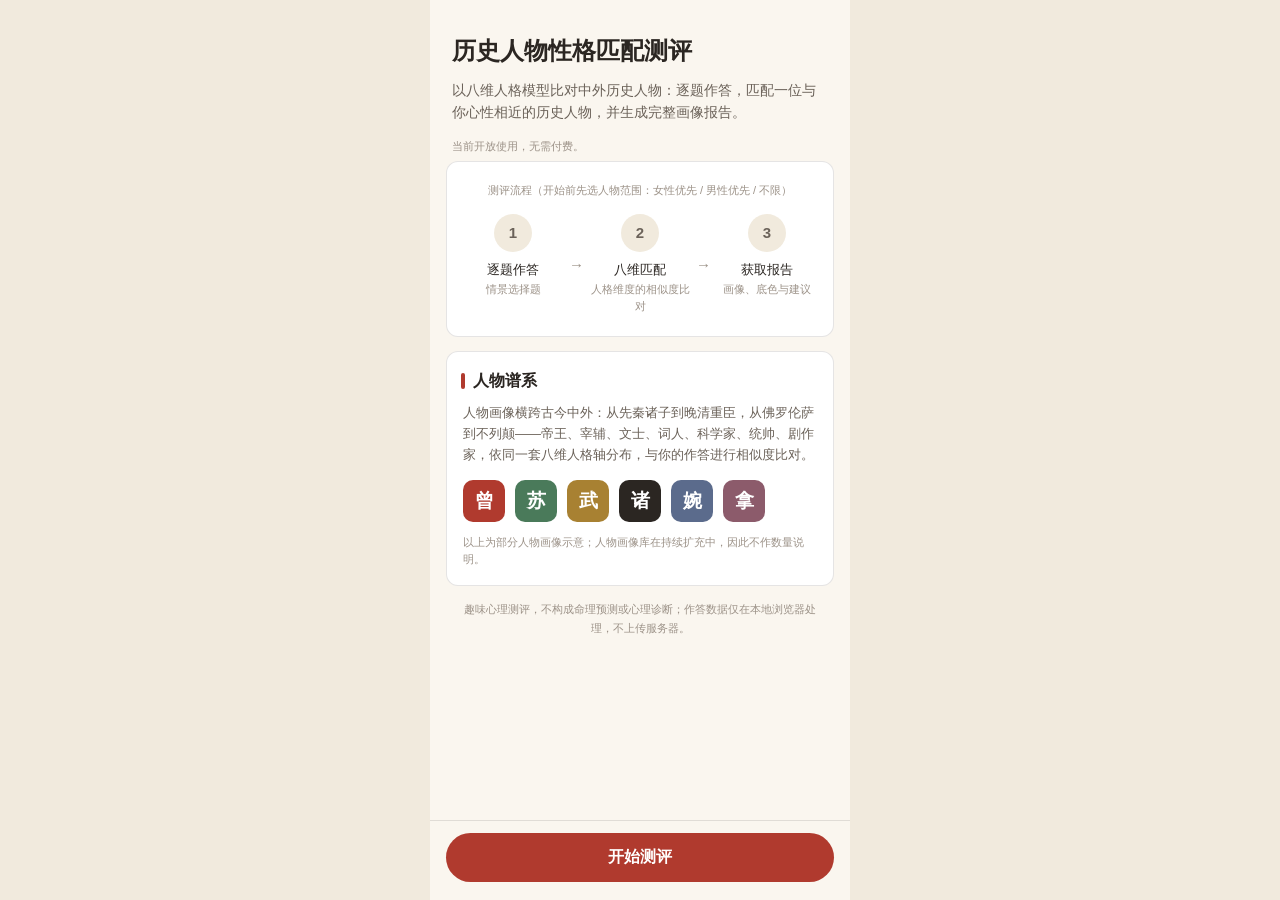
<file: index.html>
<!DOCTYPE html>
<html lang="zh-CN">
<head>
<meta charset="UTF-8">
<meta name="viewport" content="width=device-width, initial-scale=1.0">
<title>你最像哪个历史人物</title>
<link rel="icon" type="image/svg+xml" href="assets/favicon.svg">
<meta name="description" content="历史人物性格匹配测评：八维人格模型 × 中外历史人物，测出与你心性最相近的那一位。">
<meta property="og:type" content="website">
<meta property="og:site_name" content="历史人物测验">
<meta property="og:title" content="你最像哪个历史人物？">
<meta property="og:description" content="八维人格模型 × 中外历史人物，测出与你心性最相近的那一位，还能生成专属分享卡片。">
<meta property="og:image" content="https://history-persona-quiz.pages.dev/assets/og-cover.png">
<meta property="og:url" content="https://history-persona-quiz.pages.dev/">
<link rel="canonical" href="https://history-persona-quiz.pages.dev/">
<meta name="twitter:card" content="summary_large_image">
<meta name="twitter:title" content="你最像哪个历史人物？">
<meta name="twitter:description" content="八维人格模型 × 中外历史人物，测出与你心性最相近的那一位。">
<meta name="twitter:image" content="https://history-persona-quiz.pages.dev/assets/og-cover.png">
<link rel="manifest" href="/manifest.webmanifest">
<link rel="apple-touch-icon" href="assets/icon-192.png">
<meta name="theme-color" content="#8a2f2b">
<script src="assets/pwa.js" defer></script>
<script>location.replace('pages/landing.html');</script>
</head>
<body>
<p style="text-align:center;padding:40px;">正在进入…</p>
</body>
</html>
</file>
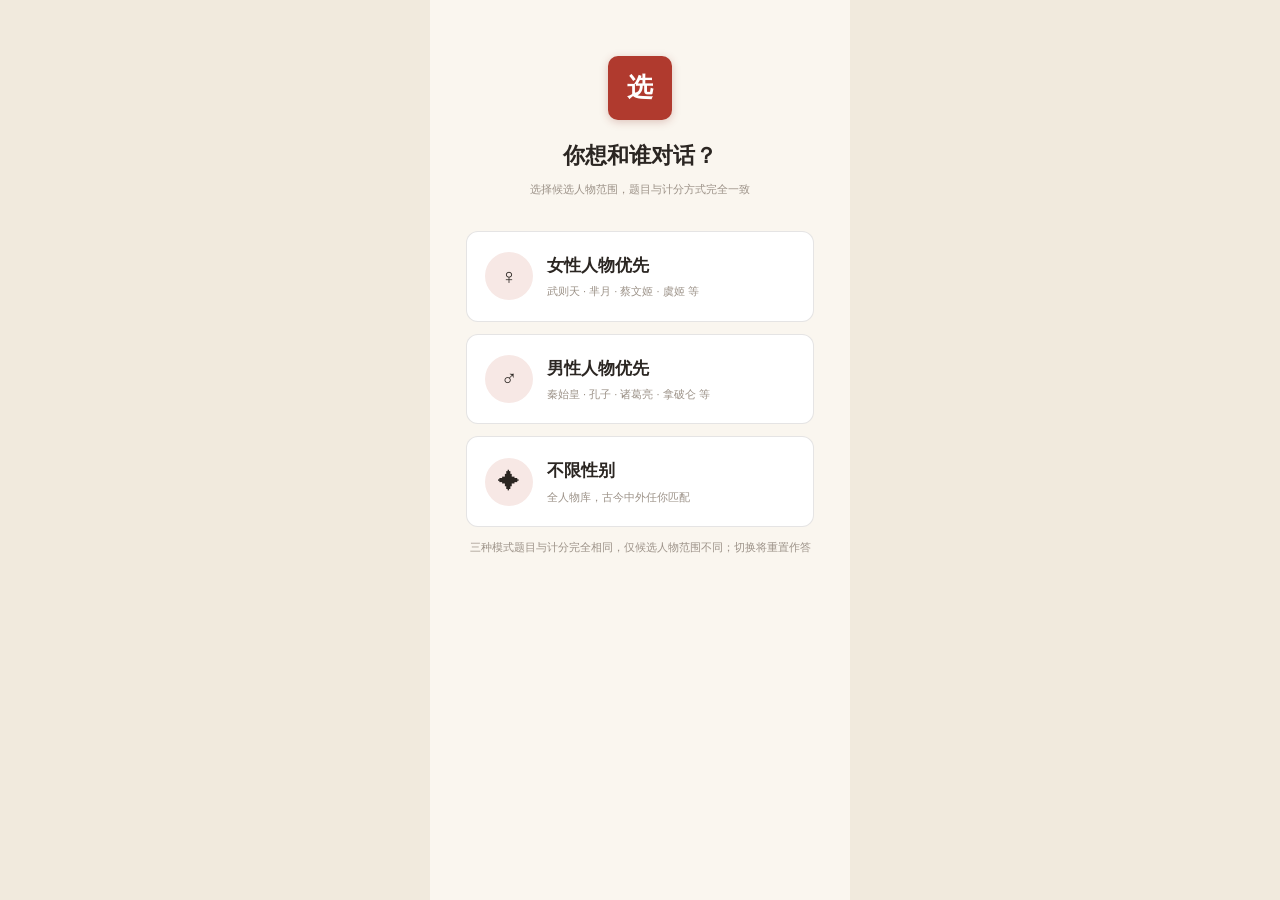
<file: pages/gender.html>
<!DOCTYPE html>
<html lang="zh-CN">
<head>
<meta charset="UTF-8">
<meta name="viewport" content="width=device-width, initial-scale=1.0">
<title>选择人物范围</title>
<link rel="stylesheet" href="../css/common.css">
<link rel="icon" type="image/svg+xml" href="../assets/favicon.svg">
<link rel="manifest" href="/manifest.webmanifest">
<link rel="apple-touch-icon" href="../assets/icon-192.png">
<meta name="theme-color" content="#8a2f2b">
<meta name="description" content="女性优先 / 男性优先 / 不限，中外历史人物任你挑。">
<meta property="og:type" content="website">
<meta property="og:site_name" content="历史人物测验">
<meta property="og:title" content="选择人物范围 · 历史人物测验">
<meta property="og:description" content="女性优先 / 男性优先 / 不限，中外历史人物任你挑。">
<meta property="og:image" content="https://history-persona-quiz.pages.dev/assets/og-cover.png">
<meta property="og:image:width" content="1200">
<meta property="og:image:height" content="630">
<meta property="og:url" content="https://history-persona-quiz.pages.dev/pages/gender.html">
<meta name="twitter:card" content="summary_large_image">
<meta name="twitter:title" content="选择人物范围 · 历史人物测验">
<meta name="twitter:description" content="女性优先 / 男性优先 / 不限，中外历史人物任你挑。">
<meta name="twitter:image" content="https://history-persona-quiz.pages.dev/assets/og-cover.png">
<link rel="canonical" href="https://history-persona-quiz.pages.dev/pages/gender.html">
<script src="../assets/pwa.js" defer></script>
</head>
<body>
<div class="phone">
  <div class="fade-in" style="padding:56px 24px 24px;text-align:center;">
    <div class="seal" style="width:64px;height:64px;font-size:26px;margin:0 auto 18px;">选</div>
    <h1 style="margin:0 0 8px;font-size:22px;">你想和谁对话？</h1>
    <p class="tiny" style="margin:0;">选择候选人物范围，题目与计分方式完全一致</p>
  </div>

  <div class="fade-in" style="padding:8px 20px;">
    <div class="card" style="padding:20px 18px;margin-bottom:12px;cursor:pointer;" onclick="choose('女')">
      <div style="display:flex;align-items:center;gap:14px;">
        <div style="width:48px;height:48px;border-radius:50%;background:var(--primary-soft);display:flex;align-items:center;justify-content:center;font-size:22px;">♀</div>
        <div>
          <div style="font-size:17px;font-weight:600;">女性人物优先</div>
          <p class="tiny" style="margin:4px 0 0;">武则天 · 芈月 · 蔡文姬 · 虞姬 等</p>
        </div>
      </div>
    </div>
    <div class="card" style="padding:20px 18px;margin-bottom:12px;cursor:pointer;" onclick="choose('男')">
      <div style="display:flex;align-items:center;gap:14px;">
        <div style="width:48px;height:48px;border-radius:50%;background:var(--primary-soft);display:flex;align-items:center;justify-content:center;font-size:22px;">♂</div>
        <div>
          <div style="font-size:17px;font-weight:600;">男性人物优先</div>
          <p class="tiny" style="margin:4px 0 0;">秦始皇 · 孔子 · 诸葛亮 · 拿破仑 等</p>
        </div>
      </div>
    </div>
    <div class="card" style="padding:20px 18px;margin-bottom:12px;cursor:pointer;" onclick="choose(null)">
      <div style="display:flex;align-items:center;gap:14px;">
        <div style="width:48px;height:48px;border-radius:50%;background:var(--primary-soft);display:flex;align-items:center;justify-content:center;font-size:22px;">✦</div>
        <div>
          <div style="font-size:17px;font-weight:600;">不限性别</div>
          <p class="tiny" style="margin:4px 0 0;">全人物库，古今中外任你匹配</p>
        </div>
      </div>
    </div>
    <p class="tiny" style="text-align:center;margin-top:12px;">三种模式题目与计分完全相同，仅候选人物范围不同；切换将重置作答</p>
  </div>
</div>
<script src="../js/core.js"></script>
<script>
Store.load();
function choose(g) {
  Store.setGender(g);
  go('quiz.html');
}
</script>
</body>
</html>
</file>
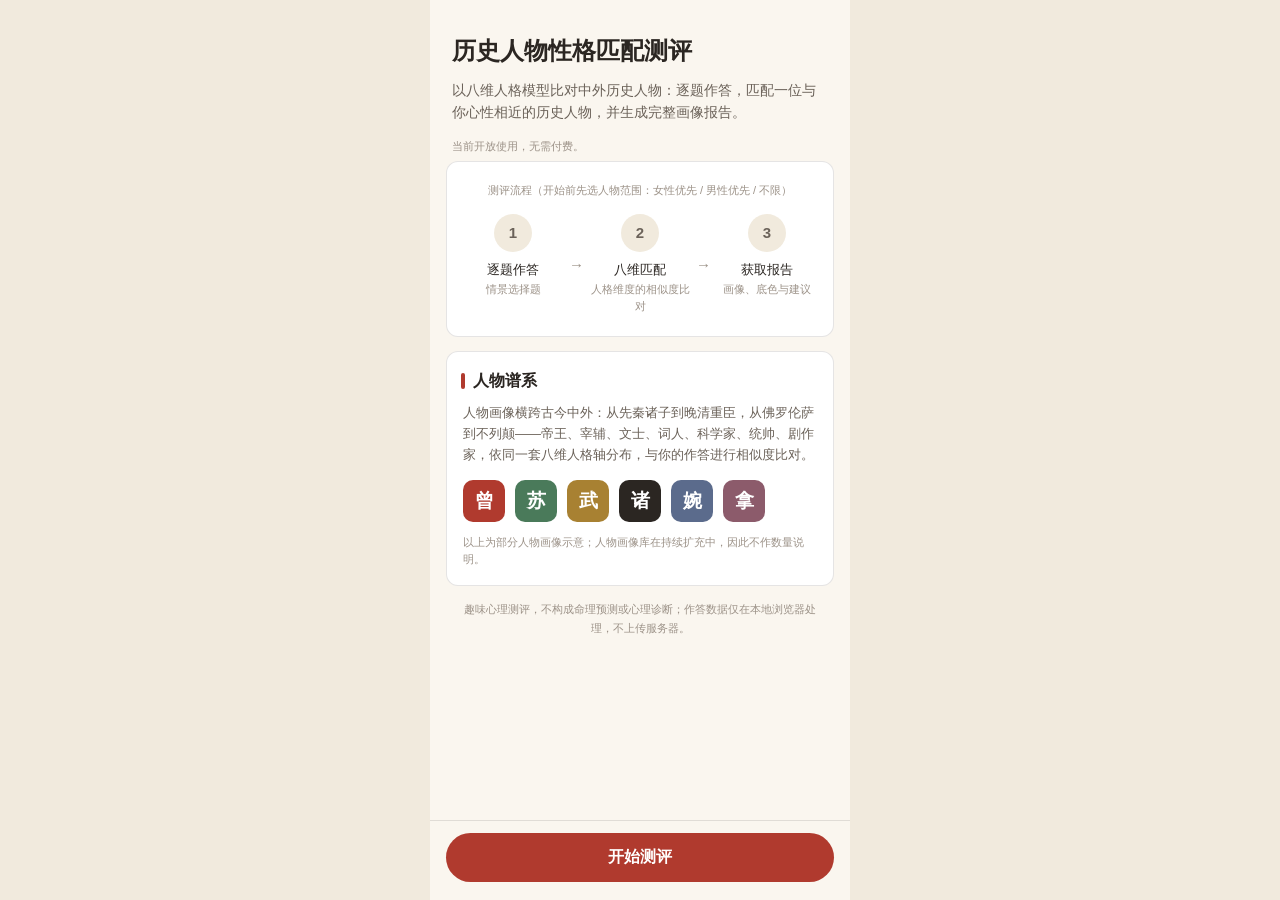
<file: pages/landing.html>
<!DOCTYPE html>
<html lang="zh-CN">
<head>
<meta charset="UTF-8">
<meta name="viewport" content="width=device-width, initial-scale=1.0, user-scalable=no">
<title>历史人物性格匹配测评</title>
<link rel="stylesheet" href="../css/common.css">
<link rel="icon" type="image/svg+xml" href="../assets/favicon.svg">
<link rel="manifest" href="/manifest.webmanifest">
<link rel="apple-touch-icon" href="../assets/icon-192.png">
<meta name="theme-color" content="#8a2f2b">
<meta name="description" content="古风情景题 × 八维人格模型 × 中外历史人物，测出与你心性最相近的那一位，并可生成专属分享卡片。">
<meta property="og:type" content="website">
<meta property="og:site_name" content="历史人物测验">
<meta property="og:title" content="你最像哪个历史人物 · 历史人物测验">
<meta property="og:description" content="古风情景题 × 八维人格模型 × 中外历史人物，测出与你心性最相近的那一位，并可生成专属分享卡片。">
<meta property="og:image" content="https://history-persona-quiz.pages.dev/assets/og-cover.png">
<meta property="og:image:width" content="1200">
<meta property="og:image:height" content="630">
<meta property="og:url" content="https://history-persona-quiz.pages.dev/pages/landing.html">
<meta name="twitter:card" content="summary_large_image">
<meta name="twitter:title" content="你最像哪个历史人物 · 历史人物测验">
<meta name="twitter:description" content="古风情景题 × 八维人格模型 × 中外历史人物，测出与你心性最相近的那一位，并可生成专属分享卡片。">
<meta name="twitter:image" content="https://history-persona-quiz.pages.dev/assets/og-cover.png">
<link rel="canonical" href="https://history-persona-quiz.pages.dev/pages/landing.html">
<script src="../assets/pwa.js" defer></script>
</head>
<body>
<div class="phone">

  <div style="padding:34px 22px 6px;" class="fade-in">
    <h1 style="font-size:24px;line-height:1.45;margin:0 0 10px;">历史人物性格匹配测评</h1>
    <p class="muted" style="font-size:14px;">以八维人格模型比对中外历史人物：逐题作答，匹配一位与你心性相近的历史人物，并生成完整画像报告。</p>
    <p class="tiny" style="margin-top:14px;">当前开放使用，无需付费。</p>
  </div>

  <div class="card fade-in" style="text-align:center;padding:20px 16px;">
    <p class="tiny" style="margin-bottom:14px;">测评流程（开始前先选人物范围：女性优先 / 男性优先 / 不限）</p>
    <div style="display:flex;justify-content:space-between;gap:6px;">
      <div style="flex:1;">
        <div style="width:38px;height:38px;border-radius:50%;background:var(--bg-deep);color:var(--ink2);display:flex;align-items:center;justify-content:center;font-weight:600;margin:0 auto 8px;">1</div>
        <p style="font-size:13px;font-weight:500;">逐题作答</p>
        <p class="tiny">情景选择题</p>
      </div>
      <div style="align-self:center;color:var(--ink3);">→</div>
      <div style="flex:1;">
        <div style="width:38px;height:38px;border-radius:50%;background:var(--bg-deep);color:var(--ink2);display:flex;align-items:center;justify-content:center;font-weight:600;margin:0 auto 8px;">2</div>
        <p style="font-size:13px;font-weight:500;">八维匹配</p>
        <p class="tiny">人格维度的相似度比对</p>
      </div>
      <div style="align-self:center;color:var(--ink3);">→</div>
      <div style="flex:1;">
        <div style="width:38px;height:38px;border-radius:50%;background:var(--bg-deep);color:var(--ink2);display:flex;align-items:center;justify-content:center;font-weight:600;margin:0 auto 8px;">3</div>
        <p style="font-size:13px;font-weight:500;">获取报告</p>
        <p class="tiny">画像、底色与建议</p>
      </div>
    </div>
  </div>

  <div class="card fade-in">
    <p class="section-title" style="margin:0 0 10px -2px;">人物谱系</p>
    <p class="muted" style="font-size:13px;">人物画像横跨古今中外：从先秦诸子到晚清重臣，从佛罗伦萨到不列颠——帝王、宰辅、文士、词人、科学家、统帅、剧作家，依同一套八维人格轴分布，与你的作答进行相似度比对。</p>
    <div style="display:flex;flex-wrap:wrap;gap:10px;margin-top:14px;">
      <span class="seal" style="width:42px;height:42px;font-size:19px;box-shadow:none;">曾</span>
      <span class="seal" style="width:42px;height:42px;font-size:19px;background:#4A7A5A;box-shadow:none;">苏</span>
      <span class="seal" style="width:42px;height:42px;font-size:19px;background:#A88132;box-shadow:none;">武</span>
      <span class="seal" style="width:42px;height:42px;font-size:19px;background:#2B2622;box-shadow:none;">诸</span>
      <span class="seal" style="width:42px;height:42px;font-size:19px;background:#5B6B8C;box-shadow:none;">婉</span>
      <span class="seal" style="width:42px;height:42px;font-size:19px;background:#8C5B6B;box-shadow:none;">拿</span>
    </div>
    <p class="tiny" style="margin-top:12px;">以上为部分人物画像示意；人物画像库在持续扩充中，因此不作数量说明。</p>
  </div>

  <p class="tiny" style="text-align:center;padding:0 24px 6px;line-height:1.7;">
    趣味心理测评，不构成命理预测或心理诊断；作答数据仅在本地浏览器处理，不上传服务器。
  </p>

  <div class="bottom-bar">
    <button class="btn-primary" onclick="startQuiz()">开始测评</button>
    <p class="tiny" style="text-align:center;margin-top:6px;" id="resume-hint"></p>
  </div>

</div>
<script src="../js/core.js"></script>
<script>
Store.load();
if (Object.keys(Store.data.answers).length >= QUESTIONS.length && Store.data.completed) {
  document.getElementById('resume-hint').textContent =
    '检测到上次作答记录，重新开始将覆盖原有作答';
}
function startQuiz() {
  go('gender.html');
}
</script>
</body>
</html>
</file>
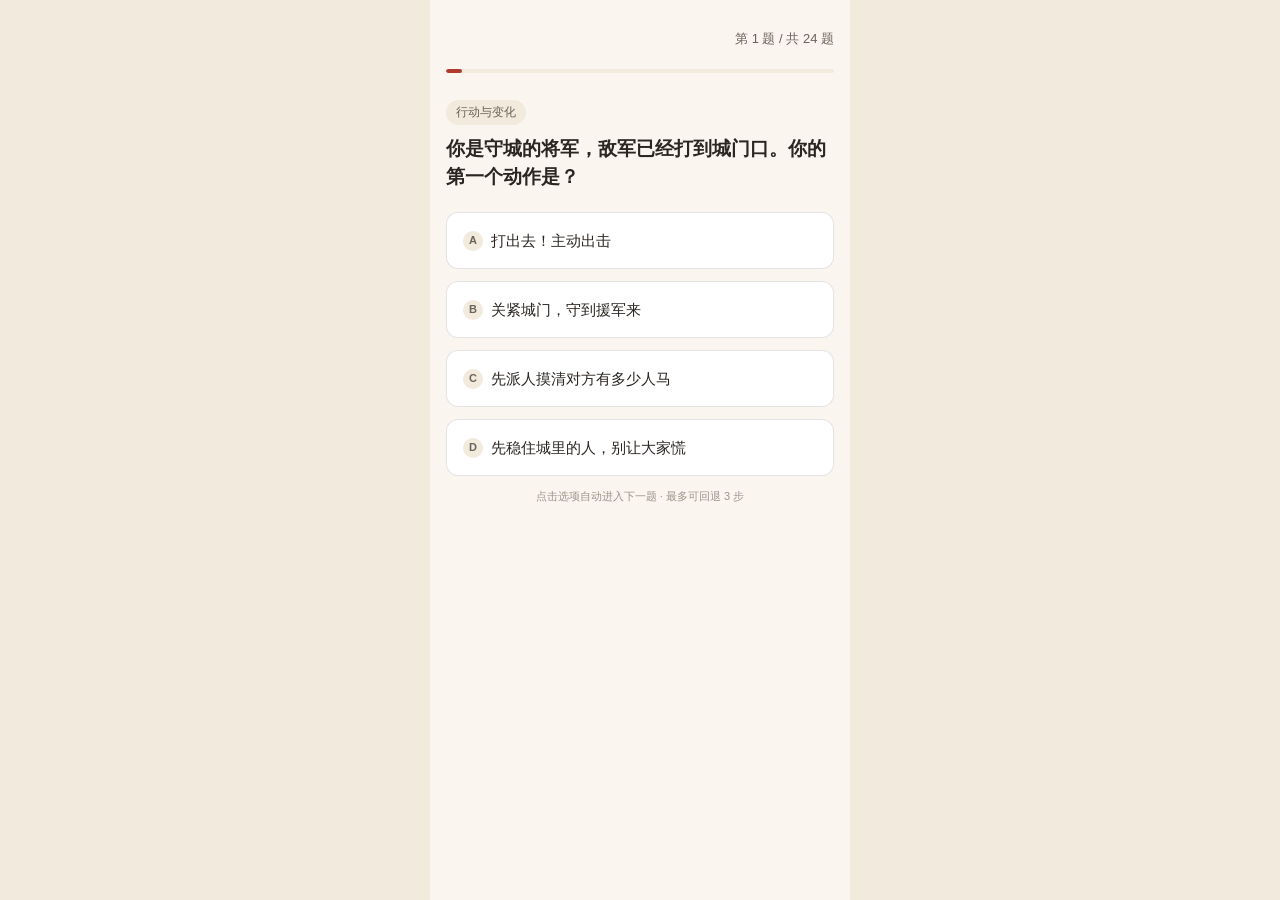
<file: pages/quiz.html>
<!DOCTYPE html>
<html lang="zh-CN">
<head>
<meta charset="UTF-8">
<meta name="viewport" content="width=device-width, initial-scale=1.0, user-scalable=no">
<title>历史人物测验</title>
<link rel="stylesheet" href="../css/common.css">
<link rel="icon" type="image/svg+xml" href="../assets/favicon.svg">
<link rel="manifest" href="/manifest.webmanifest">
<link rel="apple-touch-icon" href="../assets/icon-192.png">
<meta name="theme-color" content="#8a2f2b">
<meta name="description" content="古风情景题逐题作答即可，无需注册，答题记录只保存在你自己的设备上。">
<meta property="og:type" content="website">
<meta property="og:site_name" content="历史人物测验">
<meta property="og:title" content="正在测评 · 历史人物测验">
<meta property="og:description" content="古风情景题逐题作答即可，无需注册，答题记录只保存在你自己的设备上。">
<meta property="og:image" content="https://history-persona-quiz.pages.dev/assets/og-cover.png">
<meta property="og:image:width" content="1200">
<meta property="og:image:height" content="630">
<meta property="og:url" content="https://history-persona-quiz.pages.dev/pages/quiz.html">
<meta name="twitter:card" content="summary_large_image">
<meta name="twitter:title" content="正在测评 · 历史人物测验">
<meta name="twitter:description" content="古风情景题逐题作答即可，无需注册，答题记录只保存在你自己的设备上。">
<meta name="twitter:image" content="https://history-persona-quiz.pages.dev/assets/og-cover.png">
<link rel="canonical" href="https://history-persona-quiz.pages.dev/pages/quiz.html">
<script src="../assets/pwa.js" defer></script>
<style>
  /* 答题页无固定底栏，收回为底栏预留的留白 */
  .phone { padding-bottom: 32px; }
</style>
</head>
<body>
<div class="phone">
  <div style="padding:20px 16px 10px;display:flex;align-items:center;justify-content:space-between;">
    <span class="btn-ghost" id="btn-back" onclick="goBack()" style="visibility:hidden;">← 上一题</span>
    <span style="font-size:13px;color:var(--ink2);" id="progress-label">第 1 题 / 共 24 题</span>
  </div>
  <div class="progress-wrap"><div class="progress-bar" id="progress-bar" style="width:4%;"></div></div>
  <div id="quiz-body" style="padding-top:26px;"></div>
</div>
<script src="../js/core.js"></script>
<script>
Store.load();
if (Object.keys(Store.data.answers).length === 0) {
  Store.data.stats.started = (Store.data.stats.started || 0) + 1;
  Store.save();
}
let cur = 0;
let backCount = 0; /* 连续回退计数，PRD：最多回退 3 步 */
for (let i = 0; i < QUESTIONS.length; i++) {
  if (Store.data.answers[i] === undefined) { cur = i; break; }
}

function render() {
  const q = QUESTIONS[cur];
  const picked = Store.data.answers[cur];
  const pct = Math.round(((cur + 1) / QUESTIONS.length) * 100);
  document.getElementById('progress-bar').style.width = Math.max(4, pct) + '%';
  document.getElementById('progress-label').textContent = '第 ' + (cur + 1) + ' 题 / 共 ' + QUESTIONS.length + ' 题';
  const letters = ['A', 'B', 'C', 'D'];
  const canBack = cur > 0 && backCount < 3;
  document.getElementById('btn-back').style.visibility = canBack ? 'visible' : 'hidden';
  document.getElementById('quiz-body').innerHTML =
    '<div style="margin:0 16px 10px;"><span class="chip chip-gray">' + q.cat + '</span></div>' +
    '<h2 style="margin:0 16px 20px;font-size:19px;line-height:1.5;">' + q.q + '</h2>' +
    q.o.map((opt, i) =>
      '<div class="card" style="margin:0 16px 12px;padding:15px 16px;cursor:pointer;' +
      (picked === i ? 'border:1.5px solid var(--primary);background:var(--primary-soft);' : '') +
      '" onclick="pick(' + i + ')">' +
      '<span style="display:inline-flex;width:20px;height:20px;border-radius:50%;background:' +
      (picked === i ? 'var(--primary);color:#fff;' : 'var(--bg-deep);color:var(--ink2);') +
      'align-items:center;justify-content:center;font-size:11px;font-weight:600;margin-right:8px;vertical-align:middle;">'
      + letters[i] + '</span><span style="vertical-align:middle;">' + opt[0] + '</span></div>').join('') +
    '<p class="tiny" style="text-align:center;margin-top:8px;">点击选项自动进入下一题' +
    (backCount >= 3 ? ' · 已达回退上限' : ' · 最多可回退 3 步') + '</p>';
}

function pick(i) {
  backCount = 0;
  Store.data.answers[cur] = i;
  if (!Store.data.backStack.includes(cur)) Store.data.backStack.push(cur);
  if (Store.data.backStack.length > 3) Store.data.backStack.shift();
  Store.save();
  if (cur < QUESTIONS.length - 1) { cur++; render(); }
  else { finish(); }
}

function goBack() {
  if (!(cur > 0 && backCount < 3)) {
    Toast.show('最多只能回退 3 步哦');
    return;
  }
  delete Store.data.answers[cur];
  Store.save();
  cur--;
  backCount++;
  render();
}

function finish() {
  Store.computeMatch();
  Toast.show('答题完成！正在为你生成完整报告…');
  setTimeout(() => go('report.html'), 900);
}
render();
</script>
</body>
</html>
</file>
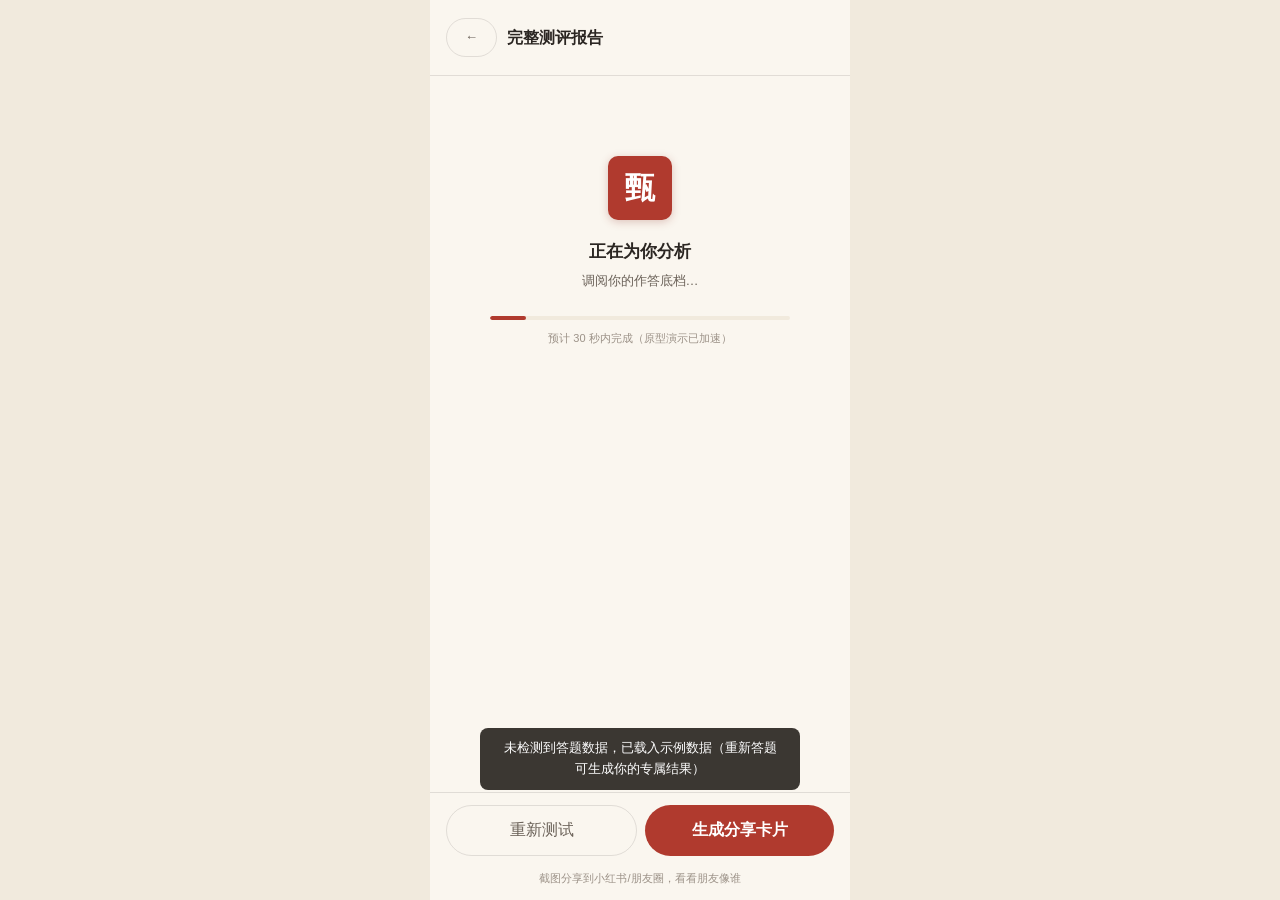
<file: pages/report.html>
<!DOCTYPE html>
<html lang="zh-CN">
<head>
<meta charset="UTF-8">
<meta name="viewport" content="width=device-width, initial-scale=1.0, user-scalable=no">
<title>完整测评报告</title>
<link rel="stylesheet" href="../css/common.css">
<link rel="icon" type="image/svg+xml" href="../assets/favicon.svg">
<link rel="manifest" href="/manifest.webmanifest">
<link rel="apple-touch-icon" href="../assets/icon-192.png">
<meta name="theme-color" content="#8a2f2b">
<meta name="description" content="八维人格得分、历史原型解析与相处建议，一页看完你的完整测评报告。">
<meta property="og:type" content="website">
<meta property="og:site_name" content="历史人物测验">
<meta property="og:title" content="完整测评报告 · 历史人物测验">
<meta property="og:description" content="八维人格得分、历史原型解析与相处建议，一页看完你的完整测评报告。">
<meta property="og:image" content="https://history-persona-quiz.pages.dev/assets/og-cover.png">
<meta property="og:image:width" content="1200">
<meta property="og:image:height" content="630">
<meta property="og:url" content="https://history-persona-quiz.pages.dev/pages/report.html">
<meta name="twitter:card" content="summary_large_image">
<meta name="twitter:title" content="完整测评报告 · 历史人物测验">
<meta name="twitter:description" content="八维人格得分、历史原型解析与相处建议，一页看完你的完整测评报告。">
<meta name="twitter:image" content="https://history-persona-quiz.pages.dev/assets/og-cover.png">
<link rel="canonical" href="https://history-persona-quiz.pages.dev/pages/report.html">
<script src="../assets/pwa.js" defer></script>
<style>
  /* 报告末尾留白，确保最后一段不被固定底栏遮挡 */
  #report-body { padding-bottom: 6px; }
  .report-end { height: 10px; }
  .bottom-bar { display: flex; flex-wrap: wrap; gap: 8px; padding-left: 16px; padding-right: 16px; }
  .bottom-bar .btn-primary, .bottom-bar .btn-ghost { flex: 1; width: auto; margin: 0; padding: 14px 0; font-size: 16px; }
  .bottom-bar .tiny { flex-basis: 100%; }
</style>
</head>
<body>
<div class="phone">
  <div style="padding:18px 16px;display:flex;align-items:center;gap:10px;border-bottom:0.5px solid var(--line);">
    <span class="btn-ghost" onclick="go('landing.html')">←</span>
    <h3 style="font-size:16px;">完整测评报告</h3>
  </div>
  <div id="report-body"></div>

  <div class="bottom-bar">
    <button class="btn-ghost" onclick="go('gender.html')">重新测试</button>
    <button class="btn-primary" onclick="go('share.html')">生成分享卡片</button>
    <p class="tiny" style="text-align:center;margin-top:6px;">截图分享到小红书/朋友圈，看看朋友像谁</p>
  </div>
</div>

<script src="../js/core.js"></script>
<script>
ensureAnswers();
const fig = Store.getFigure(Store.data.matchId) || FIGURES[0];
const pct = Store.data.matchPct || 88;
const scores = Store.data.scores || Store.calcScores();
const sorted = Store.topDims();
const top1 = sorted[0], top2 = sorted[1], weak1 = sorted[7], weak2 = sorted[6];
const pronoun = fig.gender === '女' ? '她' : '他';

function keyAnswer() {
  for (let i = 0; i < QUESTIONS.length; i++) {
    const a = Store.data.answers[i];
    if (a === undefined) continue;
    const w = QUESTIONS[i].o[a][1];
    if (w[top1] >= 2) return { idx: i + 1, text: QUESTIONS[i].o[a][0], q: QUESTIONS[i].q };
  }
  return { idx: 1, text: QUESTIONS[0].o[0][0], q: QUESTIONS[0].q };
}

function sec(title, inner) {
  return '<div class="card fade-in" style="margin-top:14px;">' +
    '<p class="section-title" style="margin:0 0 10px -2px;">' + title + '</p>' + inner + '</div>';
}

function renderGenerating() {
  const steps = ['调阅你的作答底档…', '八维画像 vs 人物库，逐位比对…', '请本人出场，过目你的档案…', '拆解你们共用的三层底色…', '圈出盲点，写好成长清单…'];
  document.getElementById('report-body').innerHTML =
    '<div style="text-align:center;padding:80px 30px;" class="fade-in">' +
    '<div class="seal" style="width:64px;height:64px;font-size:30px;margin:0 auto 18px;animation:pulse 1s infinite;">' + fig.name[0] + '</div>' +
    '<h3 style="font-size:17px;">正在为你分析</h3>' +
    '<p class="muted" style="margin-top:6px;" id="gen-step">' + steps[0] + '</p>' +
    '<div class="progress-wrap" style="margin:24px 30px 0;"><div class="progress-bar" id="gen-bar" style="width:6%;"></div></div>' +
    '<p class="tiny" style="margin-top:10px;">预计 30 秒内完成（原型演示已加速）</p></div>' +
    '<style>@keyframes pulse{0%,100%{transform:scale(1);}50%{transform:scale(1.08);}}</style>';
  steps.forEach((s, i) => {
    setTimeout(() => {
      const el = document.getElementById('gen-step');
      const bar = document.getElementById('gen-bar');
      if (el) el.textContent = s;
      if (bar) bar.style.width = (12 + i * 22) + '%';
    }, 500 + i * 700);
  });
  setTimeout(renderReport, 500 + steps.length * 700 + 300);
}

function renderReport() {
  const ka = keyAnswer();
  const dimRows = DIMS.map(d => {
    const u = scores[d], f = fig.scores[DIMS.indexOf(d)];
    const diff = u - f;
    const diffTxt = diff >= 3 ? '<span style="color:var(--primary);font-size:12px;">+' + diff + '</span>'
      : diff <= -3 ? '<span style="color:var(--green);font-size:12px;">' + diff + '</span>'
      : '<span class="tiny">接近</span>';
    return '<div style="display:flex;align-items:center;gap:8px;padding:4px 0;font-size:13px;">' +
      '<span style="width:34px;color:var(--ink2);">' + d + '</span>' +
      '<div style="flex:1;height:6px;border-radius:3px;background:var(--bg-deep);position:relative;">' +
      '<div style="position:absolute;left:0;top:0;height:100%;width:' + u + '%;border-radius:3px;background:var(--primary);"></div>' +
      '</div><b style="width:26px;text-align:right;">' + u + '</b>' + diffTxt + '</div>';
  }).join('');

  document.getElementById('report-body').innerHTML =
    '<div style="text-align:center;padding:26px 20px 4px;" class="fade-in">' +
      '<div class="seal" style="width:64px;height:64px;font-size:30px;margin:0 auto 10px;">' + fig.name[0] + '</div>' +
      '<h2 style="font-size:20px;">' + fig.name + ' · ' + fig.dynasty + '</h2>' +
      '<p style="color:var(--primary);font-weight:600;font-size:14px;margin-top:4px;">匹配度 ' + pct + '%</p>' +
      '<p style="font-size:13.5px;color:var(--gold);margin-top:8px;line-height:1.7;">「' + (fig.opener || '') + '」</p>' +
    '</div>' +

    /* 人物概括：三句话提炼整体画像（新增板块） */
    '<div class="card fade-in" style="margin-top:14px;background:var(--gold-soft);border-color:rgba(168,129,50,0.25);">' +
      '<p class="section-title" style="margin:0 0 10px -2px;color:var(--gold);">人物概括 · 三句话读你</p>' +
      (fig.summary3 || []).map((s, i) =>
        '<p style="font-size:14px;line-height:1.8;margin-bottom:8px;">' +
        '<span style="display:inline-block;width:20px;height:20px;border-radius:50%;background:var(--primary);color:#fff;' +
        'font-size:11px;text-align:center;line-height:20px;margin-right:8px;vertical-align:middle;">' + (i + 1) + '</span>' + s + '</p>').join('') +
    '</div>' +

    sec('一 · 人物匹配详情',
      '<p style="font-size:14px;">' + fig.intro + '</p>' +
      '<div class="divider"></div>' +
      '<p class="muted" style="font-size:13px;">为什么是你：你在<b style="color:var(--ink);">' + top1 + '</b>与<b style="color:var(--ink);">' + top2 + '</b>两个维度上显著高于均值（' + scores[top1] + ' / ' + scores[top2] + ' 分），与' + fig.name + '的核心人格轴同构；而你的<b style="color:var(--ink);">' + weak1 + '</b>（' + scores[weak1] + ' 分）也正是' + pronoun + '早年的短板——' + pronoun + '是先补齐了它，才成就后来的自己。</p>') +

    sec('二 · 八维能力雷达图',
      '<div style="text-align:center;"><canvas id="radar"></canvas></div>' +
      '<div class="divider"></div>' + dimRows) +

    sec('三 · 人物自画像',
      '<p style="font-size:14px;">' + fig.self_portrait + '</p>' +
      '<p class="tiny" style="margin-top:10px;">依据：你在第 ' + ka.idx + ' 题选择了「' + ka.text + '」——这是「' + fig.name + '式反应」的典型信号。</p>') +

    sec('四 · 共同底色拆解',
      fig.base_color.map(b =>
        '<div style="padding:10px 0;border-bottom:0.5px solid var(--line);">' +
        '<p style="font-size:14px;font-weight:600;color:var(--primary);">' + b.t + '</p>' +
        '<p class="muted" style="font-size:13px;margin-top:4px;">' + b.d + '</p></div>').join('')) +

    sec('五 · 现实互动方式',
      '<p style="font-size:14px;">' + fig.interaction + '</p>') +

    sec('六 · 盲点与风险提醒',
      '<div style="background:var(--primary-soft);border-radius:var(--radius-sm);padding:12px 14px;margin-bottom:10px;">' +
      '<p style="font-size:13px;font-weight:600;color:var(--primary);">性格盲点</p>' +
      '<p class="muted" style="font-size:13px;margin-top:4px;">' + fig.blind_spot + '</p></div>' +
      '<div style="background:var(--gold-soft);border-radius:var(--radius-sm);padding:12px 14px;">' +
      '<p style="font-size:13px;font-weight:600;color:var(--gold);">风险提醒</p>' +
      '<p class="muted" style="font-size:13px;margin-top:4px;">' + fig.risk + '</p></div>') +

    sec('七 · 成长建议',
      '<p style="font-size:14px;">' + fig.suggestion + '</p>' +
      '<p class="tiny" style="margin-top:10px;">你的待激活维度是「' + weak2 + '」（' + scores[weak2] + ' 分）与「' + weak1 + '」（' + scores[weak1] + ' 分）。' + fig.name + '的解法是：不硬补短板，而是把长板用到极致，让长板替短板挡风。</p>') +

    '<div style="margin:16px 16px 0;text-align:center;">' +
    '<span class="btn-ghost" onclick="markBad()" style="' + (Store.data.feedback ? 'color:var(--ink3);' : '') + '">' +
    (Store.data.feedback ? '已收到你的反馈，感谢校准 ✓' : '报告不准确？点此反馈（用于优化人物画像库）') + '</span></div>' +
    '<div class="report-end"></div>';
  drawRadar(document.getElementById('radar'), 320, scores, fig.scores);
}

function markBad() {
  if (Store.data.feedback) { Toast.show('已收到反馈，感谢校准'); return; }
  Store.data.feedback = true;
  Store.save();
  Toast.show('已记录反馈：报告不准确。数据将用于优化人物画像库与匹配权重');
  renderReport();
}

const canView = FREE_MODE || Store.data.paid;
if (canView) {
  if (!FREE_MODE) { Store.data.paid = true; Store.data.orderId = Store.data.orderId || 'FREE'; Store.save(); }
  if (Store.data.generated) renderReport();
  else { renderGenerating(); Store.data.generated = true; Store.save(); }
} else {
  document.getElementById('report-body').innerHTML =
    '<div style="text-align:center;padding:70px 30px;" class="fade-in">' +
    '<div class="seal" style="width:60px;height:60px;font-size:28px;margin:0 auto 14px;filter:grayscale(0.6);opacity:0.7;">' + fig.name[0] + '</div>' +
    '<h3 style="font-size:17px;">完整报告已生成</h3>' +
    '<p class="muted" style="margin-top:6px;">解锁 7 章完整内容</p></div>';
}
</script>
</body>
</html>
</file>
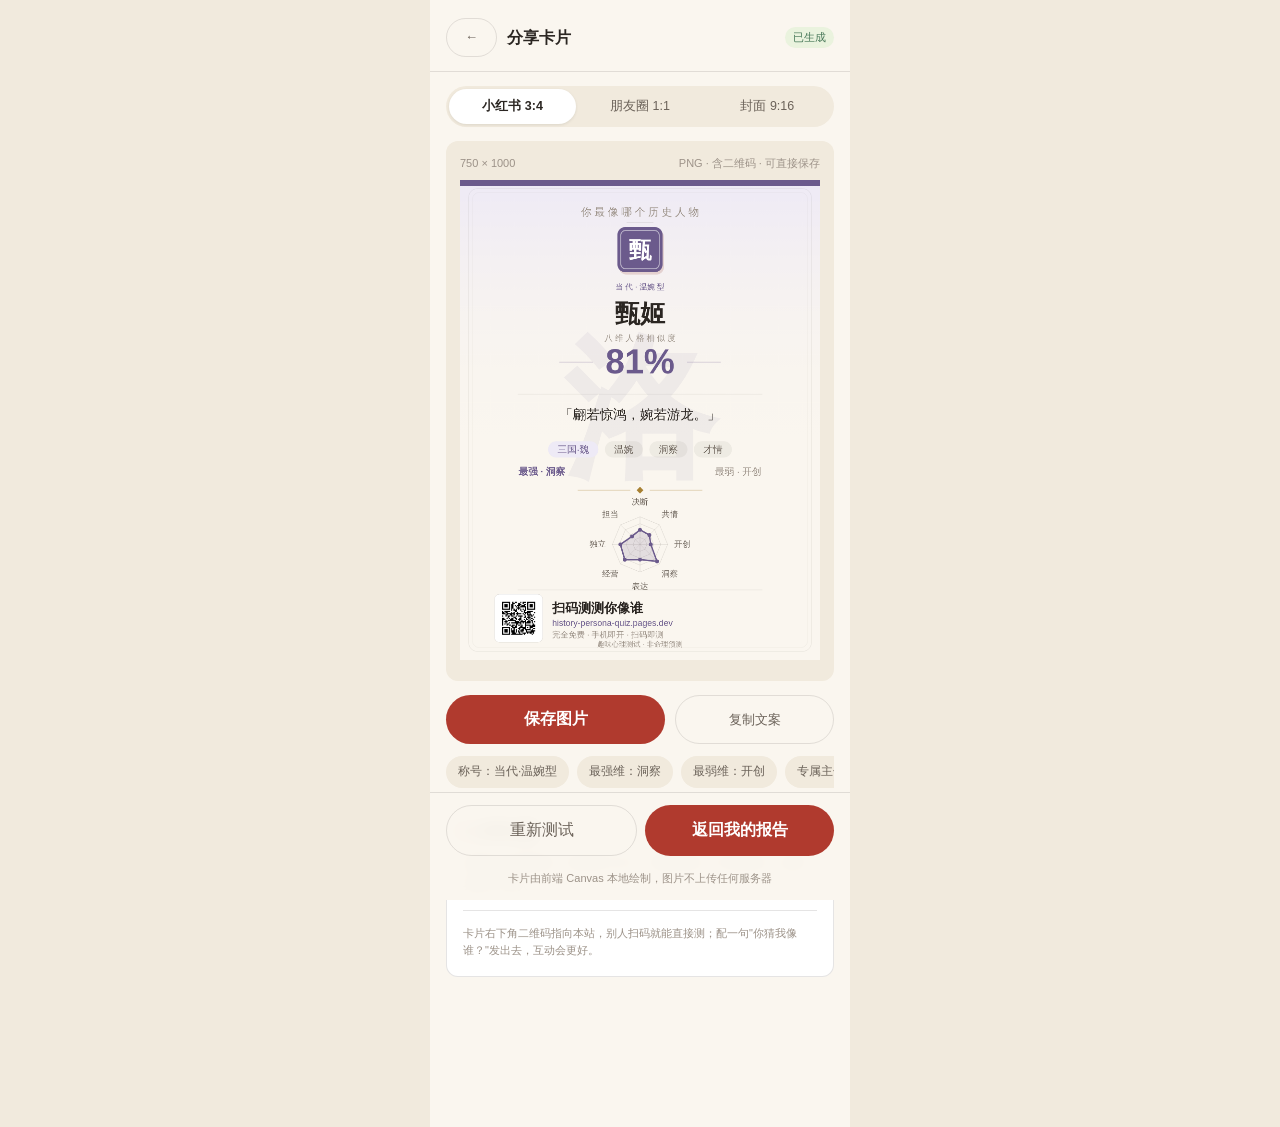
<file: pages/share.html>
<!DOCTYPE html>
<html lang="zh-CN">
<head>
<meta charset="UTF-8">
<meta name="viewport" content="width=device-width, initial-scale=1.0, user-scalable=no">
<title>分享卡片</title>
<link rel="stylesheet" href="../css/common.css">
<link rel="icon" type="image/svg+xml" href="../assets/favicon.svg">
<link rel="manifest" href="/manifest.webmanifest">
<link rel="apple-touch-icon" href="../assets/icon-192.png">
<meta name="theme-color" content="#8a2f2b">
<meta name="description" content="多种比例的分享卡片，长按即可保存并分享给朋友。">
<meta property="og:type" content="website">
<meta property="og:site_name" content="历史人物测验">
<meta property="og:title" content="分享卡片 · 历史人物测验">
<meta property="og:description" content="多种比例的分享卡片，长按即可保存并分享给朋友。">
<meta property="og:image" content="https://history-persona-quiz.pages.dev/assets/og-cover.png">
<meta property="og:image:width" content="1200">
<meta property="og:image:height" content="630">
<meta property="og:url" content="https://history-persona-quiz.pages.dev/pages/share.html">
<meta name="twitter:card" content="summary_large_image">
<meta name="twitter:title" content="分享卡片 · 历史人物测验">
<meta name="twitter:description" content="多种比例的分享卡片，长按即可保存并分享给朋友。">
<meta name="twitter:image" content="https://history-persona-quiz.pages.dev/assets/og-cover.png">
<link rel="canonical" href="https://history-persona-quiz.pages.dev/pages/share.html">
<script src="../assets/pwa.js" defer></script>
<style>
  .seg { display: flex; background: var(--bg-deep); border-radius: 999px; padding: 3px; margin: 0 16px; }
  .seg button { flex: 1; border: none; background: transparent; padding: 9px 0; border-radius: 999px; font-size: 12.5px;
    color: var(--ink2); font-family: inherit; cursor: pointer; }
  .seg button.on { background: var(--card); color: var(--ink); font-weight: 600; box-shadow: 0 1px 3px rgba(43,38,34,0.10); }
  .stage { margin: 14px 16px 0; padding: 14px; border-radius: var(--radius); background: var(--bg-deep); }
  .meta { display: flex; justify-content: space-between; font-size: 11px; color: var(--ink3); margin-bottom: 8px; }
  .quote-line { font-size: 13px; color: var(--ink2); line-height: 1.7; }
  .bottom-bar { display: flex; flex-wrap: wrap; gap: 8px; padding-left: 16px; padding-right: 16px; }
  .bottom-bar .btn-primary, .bottom-bar .btn-ghost { flex: 1; width: auto; margin: 0; padding: 14px 0; font-size: 16px; }
  .bottom-bar .tiny { flex-basis: 100%; }
  .ready { display: inline-block; font-size: 11px; color: var(--green); background: #EAF3DE; border-radius: 999px; padding: 2px 8px; }
  .hook { display: flex; gap: 8px; overflow-x: auto; margin: 12px 16px 0; padding-bottom: 4px; }
  .hook span { flex: 0 0 auto; font-size: 12px; color: var(--ink2); background: var(--bg-deep); border-radius: 999px; padding: 6px 12px; }
</style>
</head>
<body>
<div class="phone">
  <div style="padding:18px 16px 14px;display:flex;align-items:center;gap:10px;border-bottom:0.5px solid var(--line);">
    <span class="btn-ghost" onclick="go('report.html')">←</span>
    <h3 style="font-size:16px;">分享卡片</h3>
    <span style="margin-left:auto;" class="ready" id="ready-tag">已生成</span>
  </div>

  <div class="seg" style="margin-top:14px;">
    <button id="tab-34" class="on" onclick="setRatio('3:4')">小红书 3:4</button>
    <button id="tab-11" onclick="setRatio('1:1')">朋友圈 1:1</button>
    <button id="tab-916" onclick="setRatio('9:16')">封面 9:16</button>
  </div>

  <div class="stage">
    <div class="meta"><span id="meta-size">750 × 1000</span><span>PNG · 含二维码 · 可直接保存</span></div>
    <canvas id="share-card"></canvas>
  </div>

  <div style="display:flex;gap:10px;margin:14px 16px 0;">
    <button class="btn-primary" style="flex:1.4;margin:0;" onclick="saveCard()">保存图片</button>
    <button class="btn-ghost" style="flex:1;padding:12px 0;text-align:center;" onclick="copyText()">复制文案</button>
  </div>

  <div class="hook" id="hook-row"></div>

  <div class="card copy-card" style="margin-top:10px;">
    <div style="display:flex;align-items:center;justify-content:space-between;">
      <p class="section-title" style="margin:0 0 8px -2px;">分享文案</p>
      <span class="btn-ghost" style="padding:4px 12px;font-size:12px;" onclick="nextCopy()">换一换</span>
    </div>
    <p class="quote-line" id="share-copy"></p>
    <div class="divider"></div>
    <p class="tiny">卡片右下角二维码指向本站，别人扫码就能直接测；配一句"你猜我像谁？"发出去，互动会更好。</p>
  </div>

  <div class="bottom-bar">
    <button class="btn-ghost" onclick="go('gender.html')">重新测试</button>
    <button class="btn-primary" onclick="go('report.html')">返回我的报告</button>
    <p class="tiny" style="text-align:center;margin-top:6px;">卡片由前端 Canvas 本地绘制，图片不上传任何服务器</p>
  </div>
</div>

<script src="../js/core.js"></script>
<script>
ensureAnswers();
const fig = Store.getFigure(Store.data.matchId) || Store.pool()[0];
const pct = Store.data.matchPct || 88;
const scores = Store.data.scores || Store.calcScores();
const sorted = Store.topDims();
const strong = sorted[0], weak = sorted[7];
let ratio = '3:4';
let copyIdx = 0;

const COPIES = [
  '我测出来是' + fig.name + '，相似度 ' + pct + '%。' + strong + '最满、' + weak + '垫底，这俩我自己也认。',
  '本来当个乐子，结果说我像' + fig.name + '。那句"' + fig.quote + '"，我收下了。',
  '我的结果：' + fig.name + '，' + fig.tags.join('、') + '。盲点那条说的是"' + fig.blind_spot.slice(0, 22) + '"，想了想，确实是。',
  '几道题测下来，最像' + fig.name + '。拿给朋友看，她说"这确实是你"，那就算它准了。',
  '相似度 ' + pct + '%，最像' + fig.name + '。' + weak + '这项我不服，但建议这条我确实该听。',
  '报告里有一句写我："' + fig.summary3[1] + '" 被一句话说中的感觉，挺奇妙。',
  '我的历史人格是' + fig.name + '。开场白那句"' + fig.opener.slice(0, 24) + '"，看笑了。',
  '测了个历史人物人格，我是' + fig.name + '型。顺手把身边人猜了一圈，猜对好几个。',
  '结果：' + fig.name + '，相似度 ' + pct + '%。卡片右下角有二维码，想知道自己像谁就扫一下。'
];

function render() {
  drawShareCard(document.getElementById('share-card'), fig, pct, scores, ratio);
  document.getElementById('meta-size').textContent =
    ratio === '3:4' ? '750 × 1000' : (ratio === '1:1' ? '750 × 750' : '750 × 1334');
  document.getElementById('tab-34').className = ratio === '3:4' ? 'on' : '';
  document.getElementById('tab-11').className = ratio === '1:1' ? 'on' : '';
  document.getElementById('tab-916').className = ratio === '9:16' ? 'on' : '';
  document.getElementById('share-copy').textContent = COPIES[copyIdx % COPIES.length];
}
function setRatio(r) {
  ratio = r;
  render();
  Toast.show('已切换：' + (r === '3:4' ? '小红书 3:4 竖图' : r === '1:1' ? '朋友圈 1:1 方图' : '视频 / 状态 9:16 长图'));
}
function nextCopy() {
  copyIdx++;
  document.getElementById('share-copy').textContent = COPIES[copyIdx % COPIES.length];
  Toast.show('已换文案（第 ' + ((copyIdx % COPIES.length) + 1) + ' / ' + COPIES.length + ' 版）');
}
function saveCard() {
  Store.data.stats.shared = (Store.data.stats.shared || 0) + 1;
  Store.save();
  const canvas = document.getElementById('share-card');
  try {
    const a = document.createElement('a');
    a.href = canvas.toDataURL('image/png');
    a.download = '我最像' + fig.name + '_' + ratio.replace(':', '-') + '.png';
    a.click();
    Toast.show('已保存：我最像' + fig.name + '（' + ratio + '）.png');
  } catch (e) {
    Toast.show('当前浏览器不支持直接下载，可长按图片保存');
  }
}
function copyText() {
  const txt = document.getElementById('share-copy').textContent;
  if (navigator.clipboard) {
    navigator.clipboard.writeText(txt).then(() => Toast.show('文案已复制'))
      .catch(() => Toast.show('复制失败，请手动长按选择'));
  } else {
    Toast.show('复制失败，请手动长按选择文案');
  }
}
function buildHooks() {
  const hints = ['称号：当代·' + fig.tags[0] + '型', '最强维：' + strong, '最弱维：' + weak, '专属主色卡片', '含二维码回流'];
  document.getElementById('hook-row').innerHTML = hints.map(h => '<span>' + h + '</span>').join('');
}
buildHooks();
render();
whenQrReady(render);
</script>
</body>
</html>
</file>
<file: css/common.css>
:root {
  --bg: #FAF6EF;
  --bg-deep: #F1EADD;
  --card: #FFFFFF;
  --ink: #2B2622;
  --ink2: #6B6259;
  --ink3: #9C9288;
  --line: rgba(43, 38, 34, 0.12);
  --primary: #B03A2E;
  --primary-dark: #8C2B22;
  --primary-soft: #F7E8E5;
  --gold: #A88132;
  --gold-soft: #F5EDDA;
  --green: #4A7A5A;
  --radius: 12px;
  --radius-sm: 8px;
  /* 底栏预留高度：固定底栏实测 111px（两行按钮），再留 25px 呼吸空间，系统字体放大导致底栏多一行时也不遮挡；.phone 的 padding-bottom
     会同步叠加 env(safe-area-inset-bottom)，所以 iPhone 底栏加高时留白同步加高，两者不会互相遮挡 */
  --bar-h: 136px;
}
* { margin: 0; padding: 0; box-sizing: border-box; -webkit-tap-highlight-color: transparent; }
/* 用 min-height 而非 height：height:100% 会把 .phone 压成视口高度，
   导致其 padding-bottom 不产生滚动空间，固定底栏因此遮挡末尾内容 */
html, body { min-height: 100%; }
body {
  font-family: -apple-system, "PingFang SC", "Microsoft YaHei", sans-serif;
  background: var(--bg-deep);
  color: var(--ink);
  font-size: 15px;
  line-height: 1.6;
  display: flex;
  justify-content: center;
}
.phone {
  width: 100%;
  max-width: 420px;
  min-height: 100vh;
  background: var(--bg);
  position: relative;
  padding-bottom: calc(var(--bar-h) + env(safe-area-inset-bottom));
}
h1, h2, h3 { font-weight: 600; }
.card {
  background: var(--card);
  border: 0.5px solid var(--line);
  border-radius: var(--radius);
  padding: 16px;
  margin: 0 16px 14px;
}
.btn-primary {
  display: block;
  width: calc(100% - 32px);
  margin: 0 16px;
  padding: 14px 0;
  border: none;
  border-radius: 999px;
  background: var(--primary);
  color: #fff;
  font-size: 16px;
  font-weight: 600;
  text-align: center;
  cursor: pointer;
}
.btn-primary:active { background: var(--primary-dark); }
.btn-ghost {
  display: inline-block;
  padding: 8px 18px;
  border: 0.5px solid var(--line);
  border-radius: 999px;
  background: transparent;
  color: var(--ink2);
  font-size: 13px;
  cursor: pointer;
}
.chip {
  display: inline-block;
  padding: 3px 10px;
  border-radius: 999px;
  background: var(--primary-soft);
  color: var(--primary);
  font-size: 12px;
  margin-right: 6px;
}
.chip-gold { background: var(--gold-soft); color: var(--gold); }
.chip-gray { background: var(--bg-deep); color: var(--ink2); }
.seal {
  width: 56px;
  height: 56px;
  border-radius: 10px;
  background: var(--primary);
  color: #fff;
  font-size: 26px;
  font-weight: 600;
  display: flex;
  align-items: center;
  justify-content: center;
  box-shadow: 0 2px 8px rgba(140, 43, 34, 0.25);
  flex-shrink: 0;
}
.divider { height: 0.5px; background: var(--line); margin: 14px 0; }
.price-strike { color: var(--ink3); text-decoration: line-through; font-size: 13px; }
.progress-wrap {
  height: 4px;
  background: var(--bg-deep);
  border-radius: 2px;
  overflow: hidden;
  margin: 0 16px;
}
.progress-bar { height: 100%; background: var(--primary); border-radius: 2px; transition: width 0.25s; }
.section-title { font-size: 16px; font-weight: 600; margin: 0 16px 10px; display: flex; align-items: center; gap: 8px; }
.section-title::before { content: ""; width: 4px; height: 16px; border-radius: 2px; background: var(--primary); }
.muted { color: var(--ink2); font-size: 13px; }
.tiny { color: var(--ink3); font-size: 11px; }
.bottom-bar {
  position: fixed;
  bottom: 0;
  left: 50%;
  transform: translateX(-50%);
  width: 100%;
  max-width: 420px;
  padding: 12px 0 calc(12px + env(safe-area-inset-bottom));
  background: rgba(250, 246, 239, 0.95);
  backdrop-filter: blur(8px);
  border-top: 0.5px solid var(--line);
  z-index: 50;
}
#toast {
  position: fixed;
  bottom: 110px;
  left: 50%;
  transform: translateX(-50%);
  max-width: 320px;
  padding: 10px 18px;
  border-radius: 8px;
  background: rgba(43, 38, 34, 0.92);
  color: #fff;
  font-size: 13px;
  opacity: 0;
  pointer-events: none;
  transition: opacity 0.3s;
  z-index: 99;
  text-align: center;
}
#toast.show { opacity: 1; }
.modal-mask {
  position: fixed;
  inset: 0;
  background: rgba(43, 38, 34, 0.5);
  display: none;
  align-items: flex-end;
  justify-content: center;
  z-index: 60;
}
.modal-mask.show { display: flex; }
.modal {
  width: 100%;
  max-width: 420px;
  background: var(--card);
  border-radius: 16px 16px 0 0;
  padding: 20px 16px calc(20px + env(safe-area-inset-bottom));
  animation: slideUp 0.25s ease-out;
}
@keyframes slideUp { from { transform: translateY(60px); opacity: 0; } to { transform: translateY(0); opacity: 1; } }
.pay-option {
  display: flex;
  align-items: center;
  gap: 12px;
  padding: 14px;
  border: 0.5px solid var(--line);
  border-radius: var(--radius-sm);
  margin-bottom: 10px;
  cursor: pointer;
}
.pay-option:active { background: var(--bg); }
.pay-dot { width: 20px; height: 20px; border-radius: 50%; border: 1.5px solid var(--ink3); flex-shrink: 0; }
.fade-in { animation: fadeIn 0.4s ease-out; }
@keyframes fadeIn { from { opacity: 0; transform: translateY(8px); } to { opacity: 1; transform: translateY(0); } }
.locked-preview { filter: blur(5px); pointer-events: none; user-select: none; }

/* 可访问性兜底：键盘焦点可见 / 弱动效偏好，不改变默认观感 */
button:focus-visible { outline: 2px solid var(--primary); outline-offset: 2px; }
@media (prefers-reduced-motion: reduce) {
  * { animation-duration: 0.01ms !important; transition-duration: 0.01ms !important; }
}
</file>
